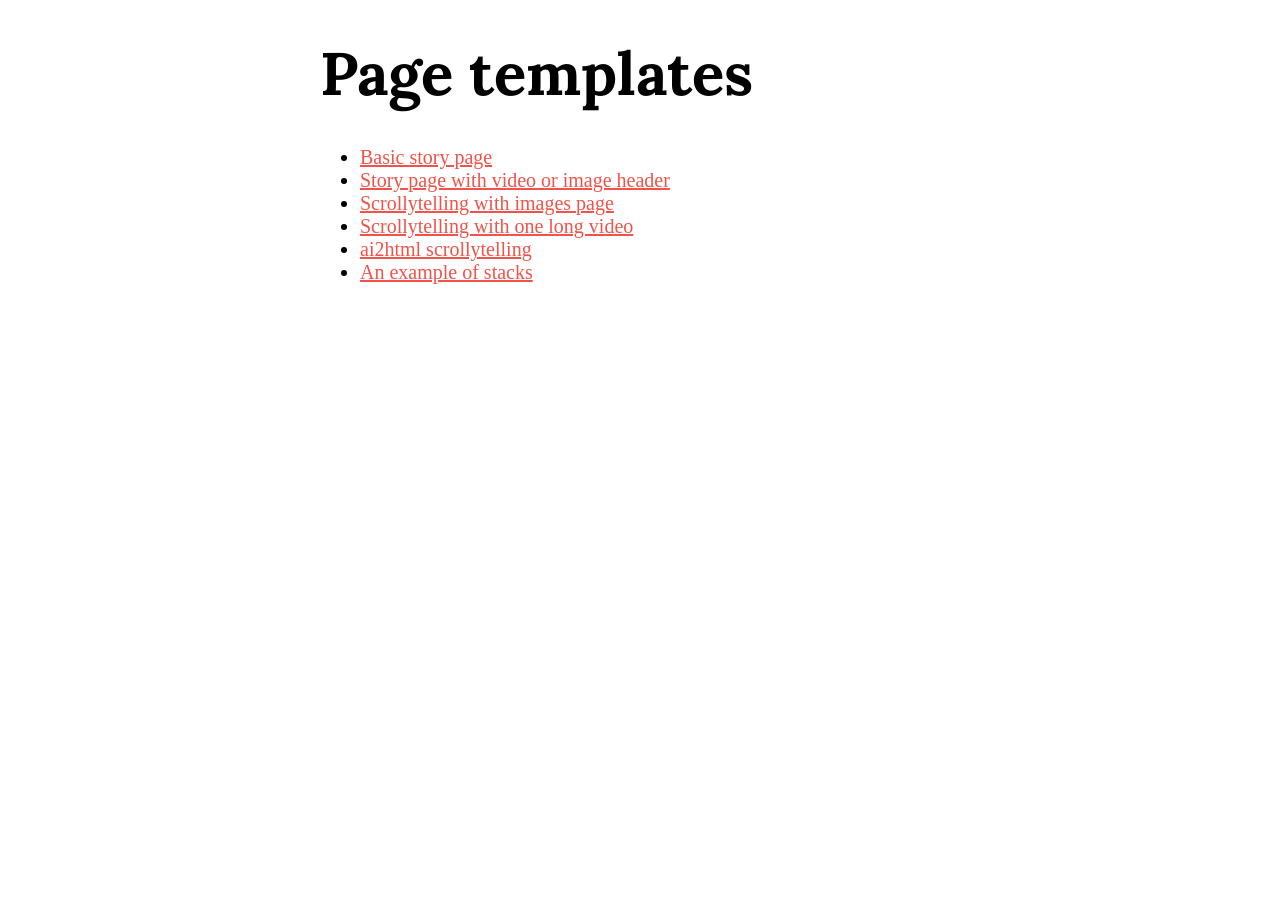
<file: project_01/page-templates-main/index.html>
<!DOCTYPE html>
<html>
  <head>
    <meta charset="utf-8">
    <meta name="viewport" content="width=device-width, initial-scale=1">
    <title>Page templates</title>
    
    <!-- Google fonts -->
    <link rel="preconnect" href="https://fonts.gstatic.com" crossorigin>
    <link rel="preconnect" href="https://fonts.googleapis.com">
    <link rel="preconnect" href="https://fonts.gstatic.com" crossorigin>
    <link href="https://fonts.googleapis.com/css2?family=Lora:ital,wght@0,400;0,700;1,400;1,700&display=swap" rel="stylesheet">
    <style>
        body {
            margin: 0;
            font-size: 20px;
            font-family: Georgia, 'Times New Roman', Times, serif;
            text-rendering: optimizeLegibility;
        }

        .content {
            max-width: 640px;
            margin: auto;
        }

        .header {
            padding: 3em 0;
        }

        a {
            color: #f05349;
        }

        .footer {
            background: #f4f4f4;
            text-align: center;
            font-size: 0.8em;
            margin-top: 4em;
            padding: 4em 0;
        }

        figure {
            margin: 0 0 1em 0;
        }

        figcaption {
            font-size: 0.8em;
            text-align: center;
            margin-top: 0.5em;
            color: #666;
        }

        h1 {
            font-family: 'Lora', Georgia, serif;
            font-weight: bold;
            font-size: 3em;
            line-height: 1.1;
        }

        .subhead {
            font-family: 'Lora', Georgia, serif;
        }

        img {
            max-width: 100%;
        }

        p {
            line-height: 1.6;
            margin: 0;
            padding-bottom: 1em;
        }

        /* margin on mobile */
        @media (max-width: 640px) {
            body {
                font-size: 18px;
            }
            .content {
                padding-left: 0.5em;
                padding-right: 0.5em;
            }
        }

    </style>
    </head>
  <body>
    <div class="content">
        <h1>Page templates</h1>
        <ul>
            <li><a href="basic/index.html">Basic story page</a></li>
            <li><a href="fancy-header/index.html">Story page with video or image header</a></li>
            <li><a href="scrolly-images/index.html">Scrollytelling with images page</a></li>
            <li><a href="scrolly-video/index.html">Scrollytelling with one long video</a></li>
            <li><a href="scrolly-ai2html/index.html">ai2html scrollytelling</a></li>
            <li><a href="stack/index.html">An example of stacks</a></li>
        </ul>
    </body>
</html>
</file>
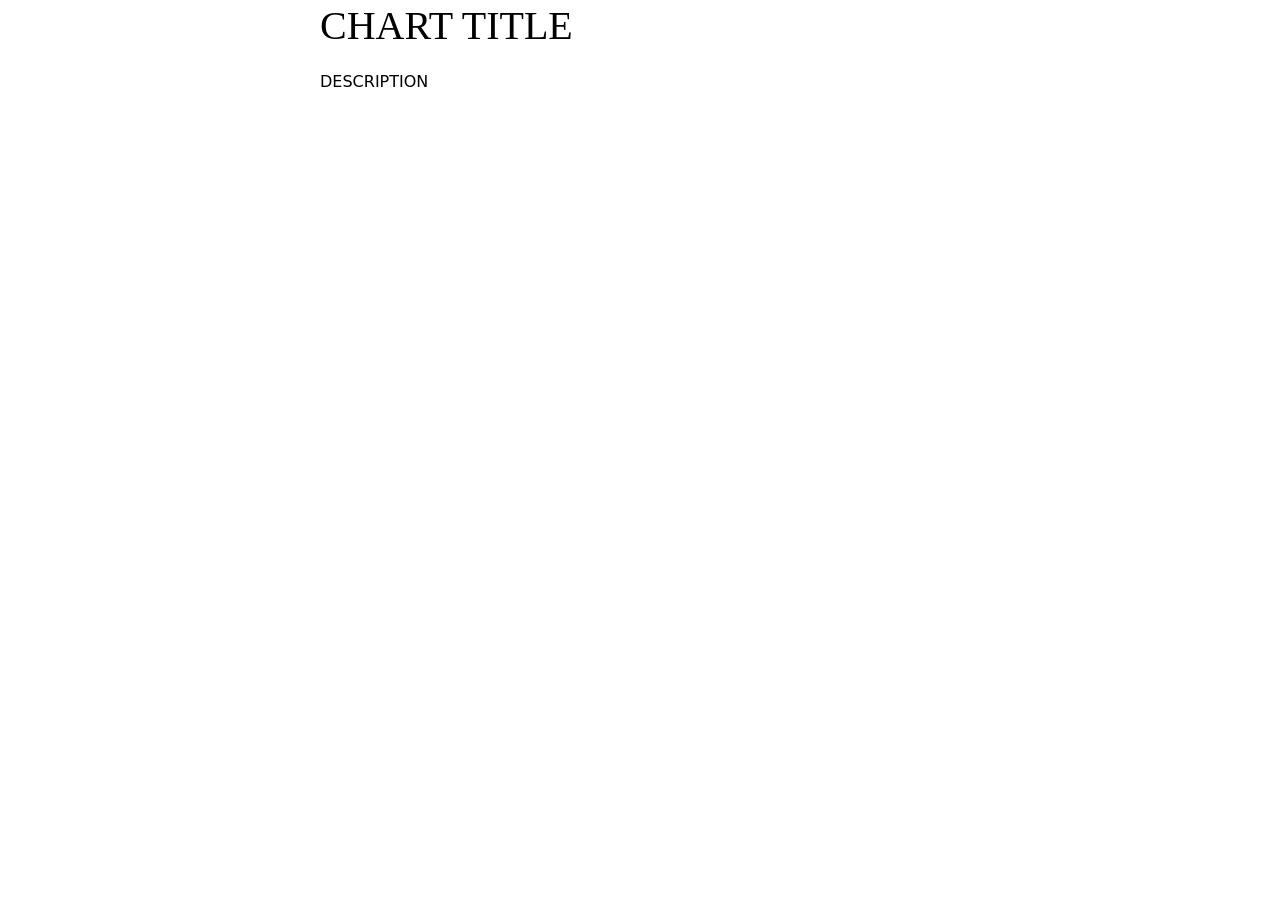
<file: Youyou's classes/lede-svg-with-d3-main 2/index.html>
<!doctype html>
<html>
  <head>

    <!-- some basic stuff  -->
    <meta charset="utf-8">
    <meta name="viewport" content="width=device-width, initial-scale=1">
    <title>SVG with D3</title>

    <!-- 
      add your stylesheet 
      base.css loads the templated css that should not be changed
      you can tweak your own css in custom.css and it will override base.css
      WARNING: the order of the stylesheets matters
    -->
    <link rel="stylesheet" href="base.css">
    <link rel="stylesheet" href="custom.css">

    <!-- Step 2: add your d3 script below -->

  </head>
  <body>
    <h1>CHART TITLE</h1>
    <p>DESCRIPTION</p>
    <div id="my-svg-chart"></div>

    <!-- your JS code that uses d3 to manipulate data -->
    <script>

      // Step 3. add data variables
      // Step 4. transform data into usable scales
      // Step 5. create an SVG container inside #my-svg-chart using d3.select().append()
      // Step 6. create SVG shapes binded with data, using d3.selectAll().data().join()
      // Step 7. tweak the attributes of the SVG shapes to position them at the right places
      // Step 8. color the SVG shapes using style attributes

    </script>

  </body>
</html>
</file>
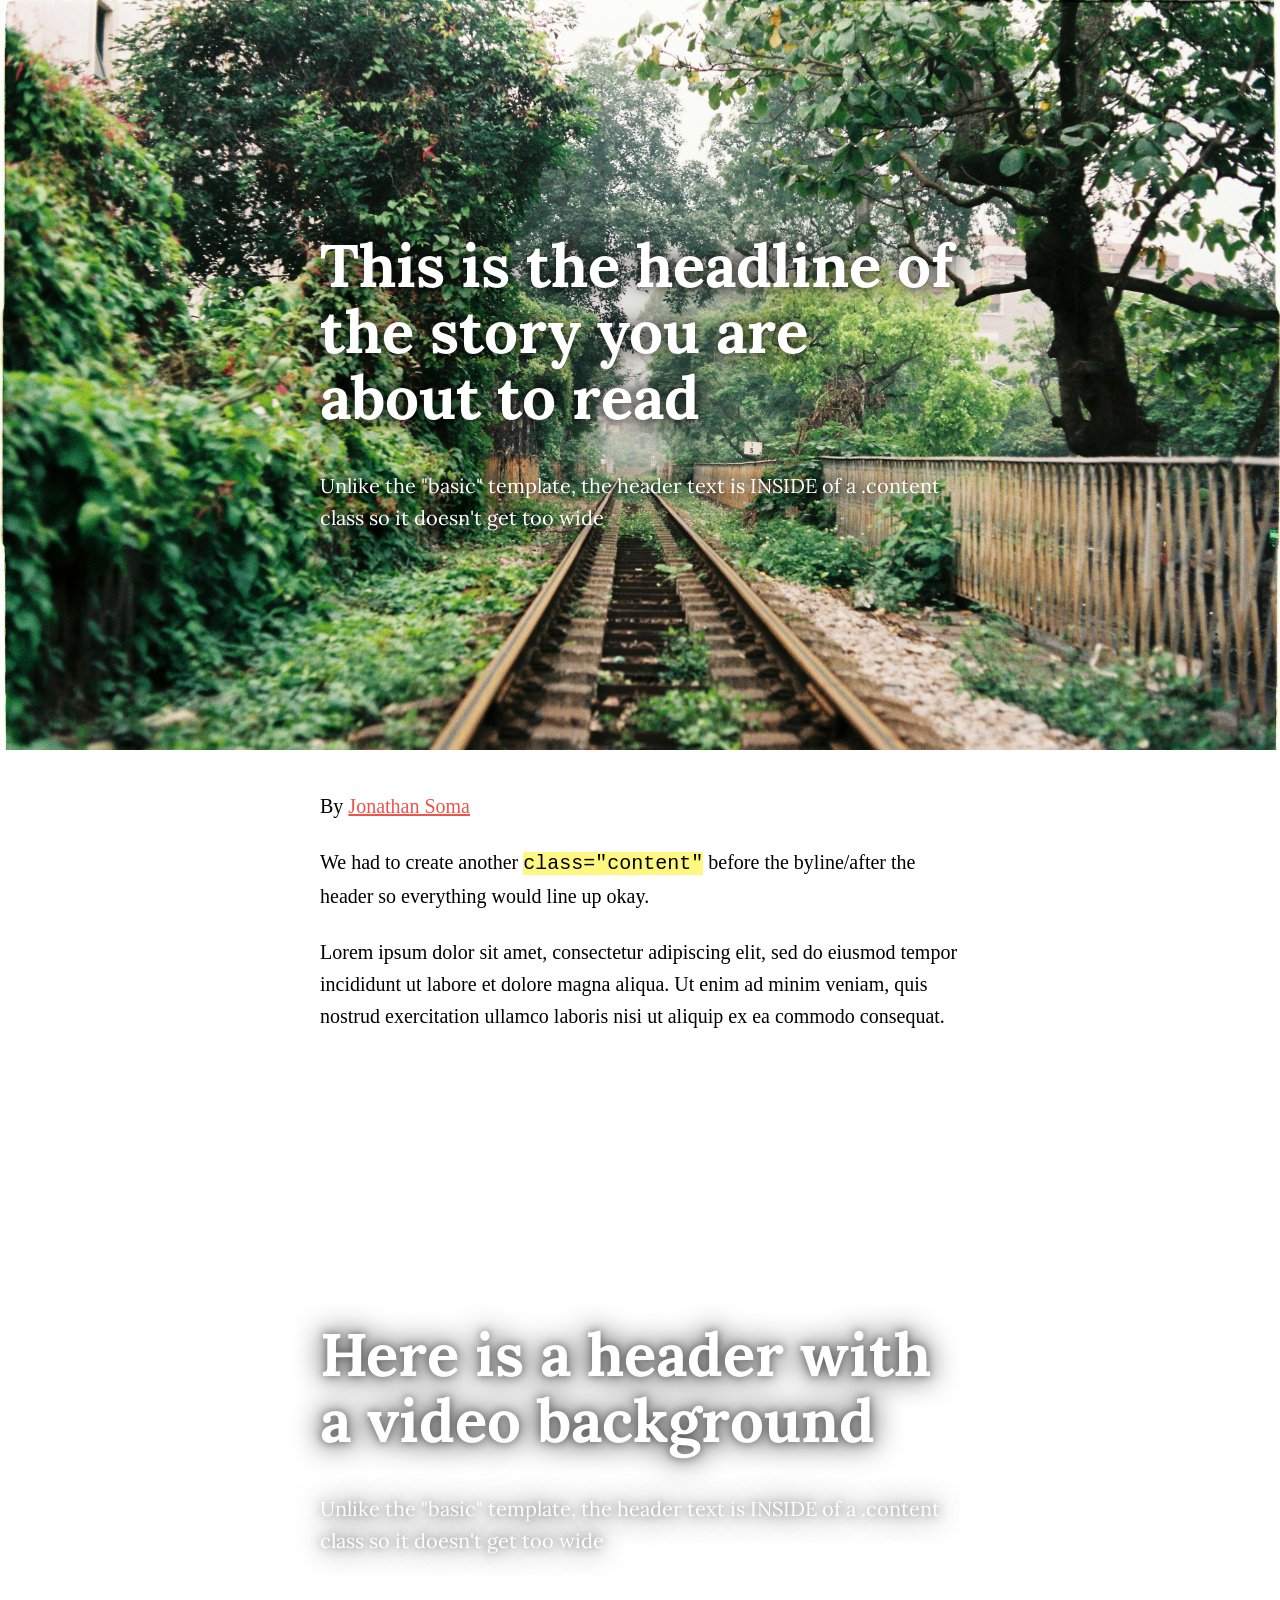
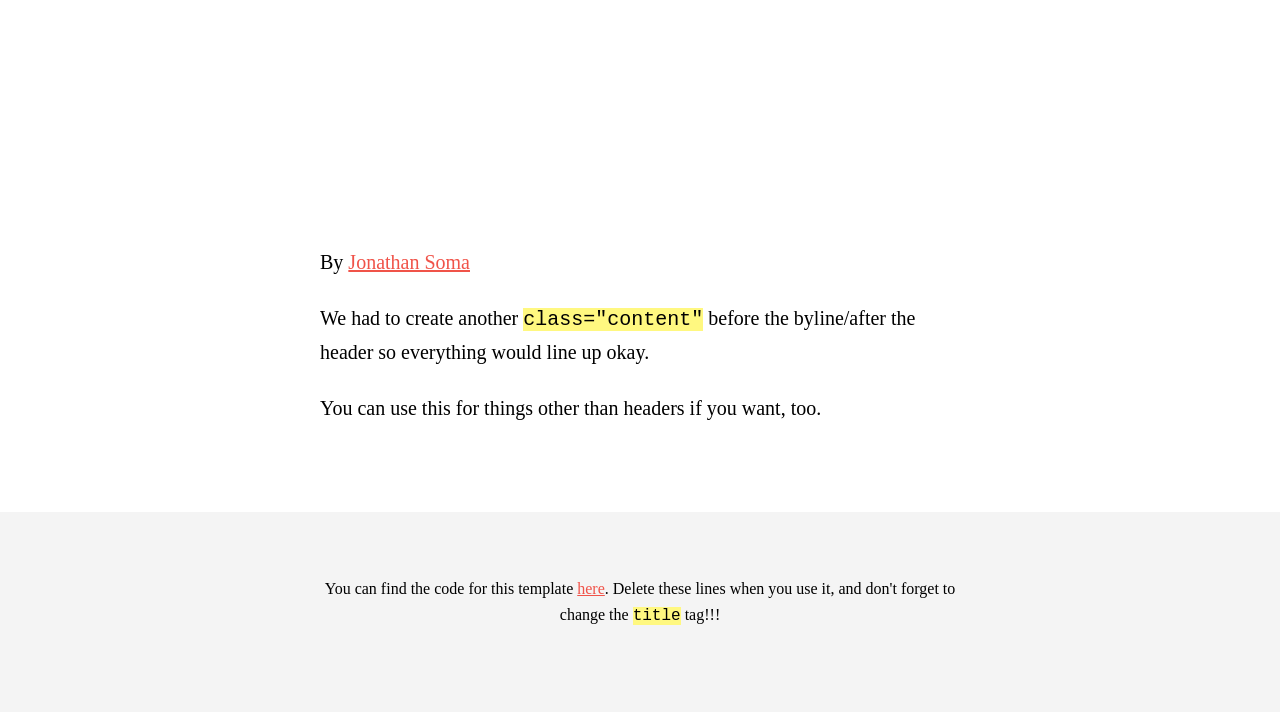
<file: project_01/page-templates-main/fancy-header/index.html>
<!DOCTYPE html>
<html>

<head>
    <meta charset="utf-8">
    <meta name="viewport" content="width=device-width, initial-scale=1">
    <title>Story template</title>

    <!-- Google fonts -->
    <link rel="preconnect" href="https://fonts.gstatic.com" crossorigin>
    <link rel="preconnect" href="https://fonts.googleapis.com">
    <link rel="preconnect" href="https://fonts.gstatic.com" crossorigin>
    <link href="https://fonts.googleapis.com/css2?family=Lora:ital,wght@0,400;0,700;1,400;1,700&display=swap"
        rel="stylesheet">
    <style>
        body {
            margin: 0;
            font-size: 20px;
            font-family: Georgia, 'Times New Roman', Times, serif;
            text-rendering: optimizeLegibility;
        }

        .content {
            max-width: 640px;
            margin: auto;
        }

        .header {
            padding: 3em 0;
        }

        a {
            color: #f05349;
        }

        .footer {
            background: #f4f4f4;
            text-align: center;
            font-size: 0.8em;
            margin-top: 4em;
            padding: 4em 0;
        }

        figure {
            margin: 0;
            padding-bottom: 1.2em;
        }

        figcaption {
            font-size: 0.8em;
            text-align: center;
            margin-top: 0.5em;
            color: #666;
        }

        h1 {
            font-family: 'Lora', Georgia, serif;
            font-weight: bold;
            font-size: 3em;
            line-height: 1.1;
        }

        .subhead {
            font-family: 'Lora', Georgia, serif;
        }

        .full-width figure {
            text-align: center;
        }

        iframe,
        img,
        video {
            max-width: 100%;
        }

        p {
            line-height: 1.6;
            margin: 0;
            padding-bottom: 1.2em;
        }

        ul {
            margin: 0;
            padding-bottom: 1em;
            line-height: 1.6;
        }

        iframe {
            padding-bottom: 1.2em;
        }

        code {
            font-family: 'Courier New', monospace;
            background: #fff880;
        }

        /* margin on mobile */
        @media (max-width: 640px) {
            body {
                font-size: 18px;
            }

            .content {
                padding-left: 0.5em;
                padding-right: 0.5em;
            }
        }
    </style>
    <style>
        .with-image-bg,
        .with-video-bg {
            position: relative;
            background-size: cover;
            margin-bottom: 2em;

            /* Center everything inside */
            min-height: 70svh;
            display: flex;
            justify-content: center;
            align-items: center;

            /* White text with a shadow */
            color: white;
            text-shadow: 0px 0px 30px black,
                0px 0px 10px rgba(0, 0, 0, 0.5);
        }

        .with-image-bg {
            background-image: url('bg-image.jpg');
        }

        .video-background {
            position: absolute;
            top: 0;
            width: 100%;
            height: 100%;
            z-index: -1;
        }

        .video-background video {
            object-fit: cover;
            width: 100%;
            height: 100%;
        }
    </style>
</head>

<body>
    <div class="header with-image-bg">
        <div class="content">
            <h1>This is the headline of the story you are about to read</h1>
            <p class="subhead">Unlike the "basic" template, the header text is INSIDE of a .content class so it doesn't
                get too
                wide</p>
        </div>
    </div>
    <div class="content">
        <div class="byline">
            <p>By <a href="https://jonathansoma.com">Jonathan Soma</a></p>
        </div>
        <p>We had to create another <code>class="content"</code> before the byline/after the header so everything would
            line up okay.</p>
        <p>Lorem ipsum dolor sit amet, consectetur adipiscing elit, sed do eiusmod tempor incididunt ut labore et dolore
            magna aliqua. Ut enim ad minim veniam, quis nostrud exercitation ullamco laboris nisi ut aliquip ex ea
            commodo consequat.</p>
    </div>

    <div class="header with-video-bg">
        <div class="video-background">
            <video src="bg-video.mp4" preload="auto" tabindex="0" playsinline autoplay loop muted></video>
        </div>
        <div class="content">
            <h1>Here is a header with a video background</h1>
            <p class="subhead">Unlike the "basic" template, the header text is INSIDE of a .content class so it doesn't
                get too
                wide</p>
        </div>
    </div>
    <div class="content">
        <div class="byline">
            <p>By <a href="https://jonathansoma.com">Jonathan Soma</a></p>
        </div>
        <p>We had to create another <code>class="content"</code> before the byline/after the header so everything would
            line up okay.</p>
        <p>You can use this for things other than headers if you want, too.</p>
    </div>
    <div class="footer">
        <div class="content">
            <p>You can find the code for this template <a href="https://github.com/jsoma/page-templates/">here</a>.
                Delete these lines
                when you use it, and don't forget to change the <code>title</code> tag!!!</p>
        </div>
    </div>

</body>

</html>
</file>
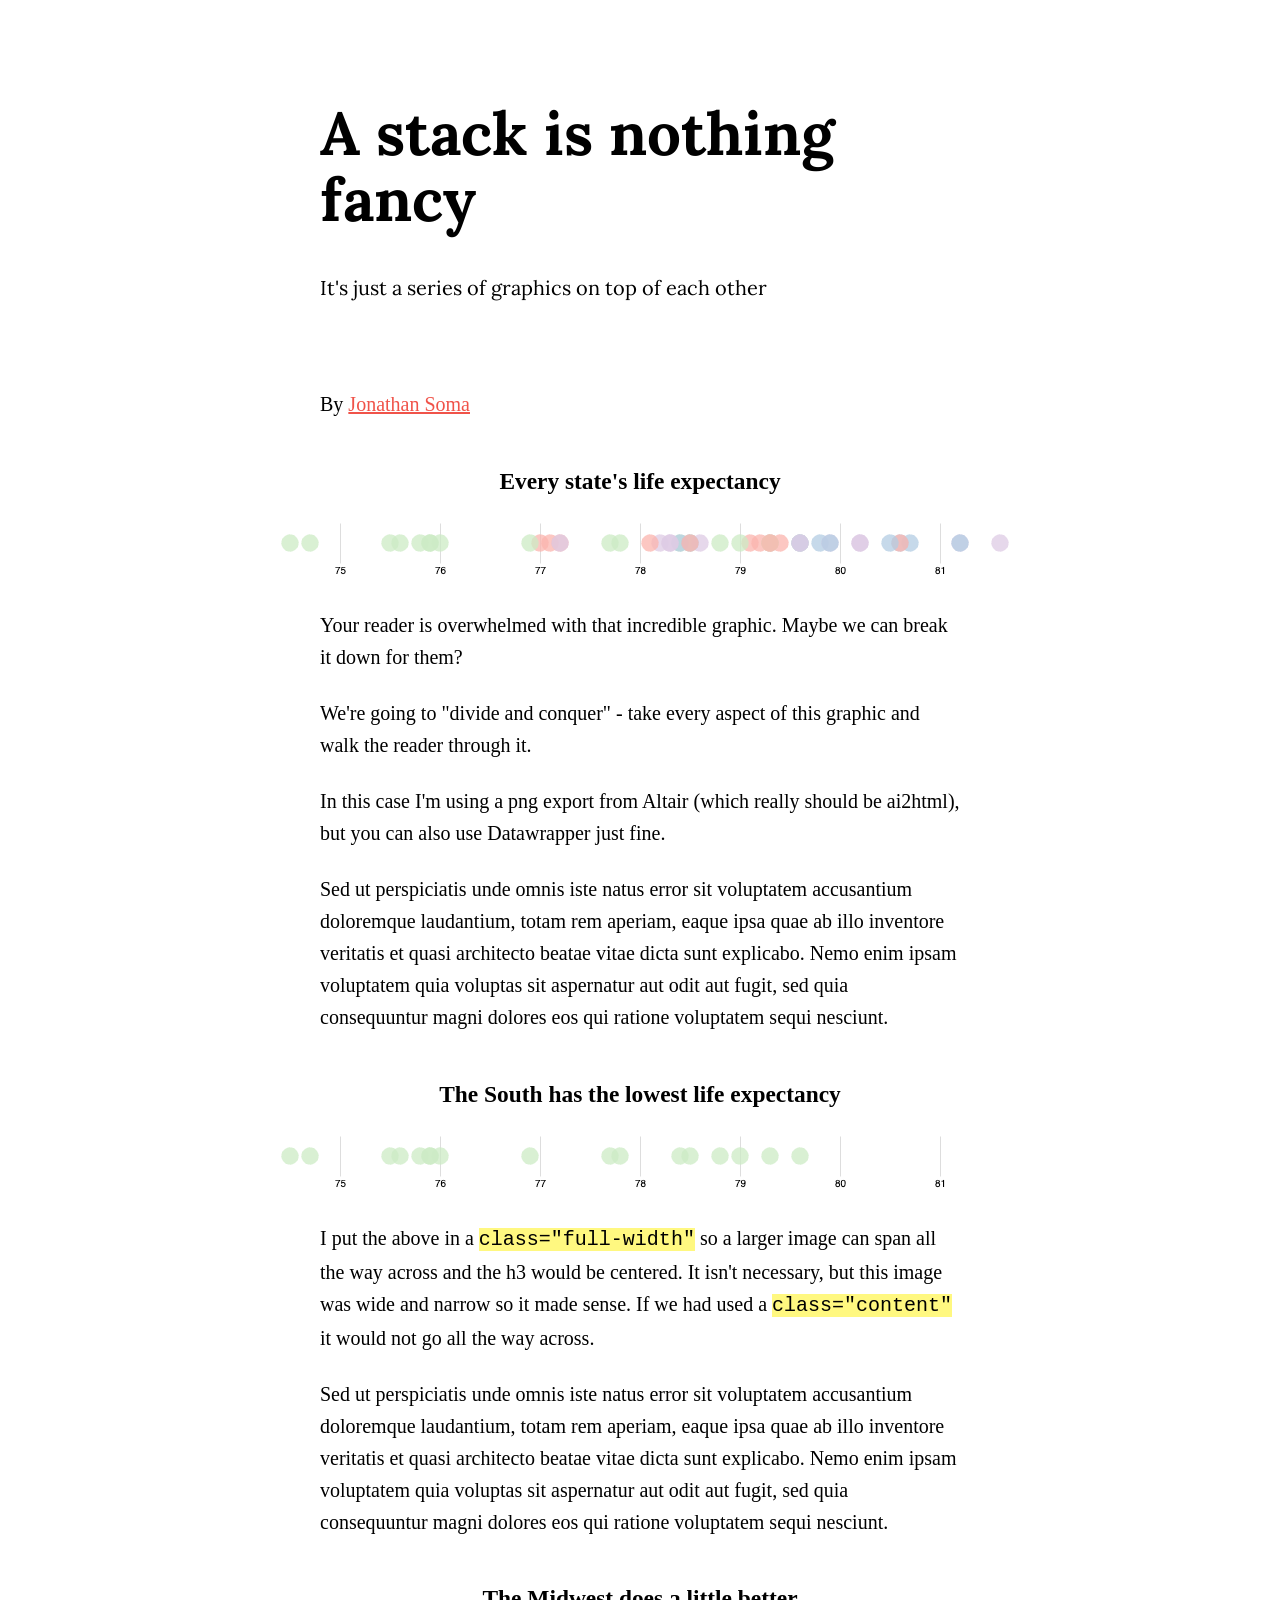
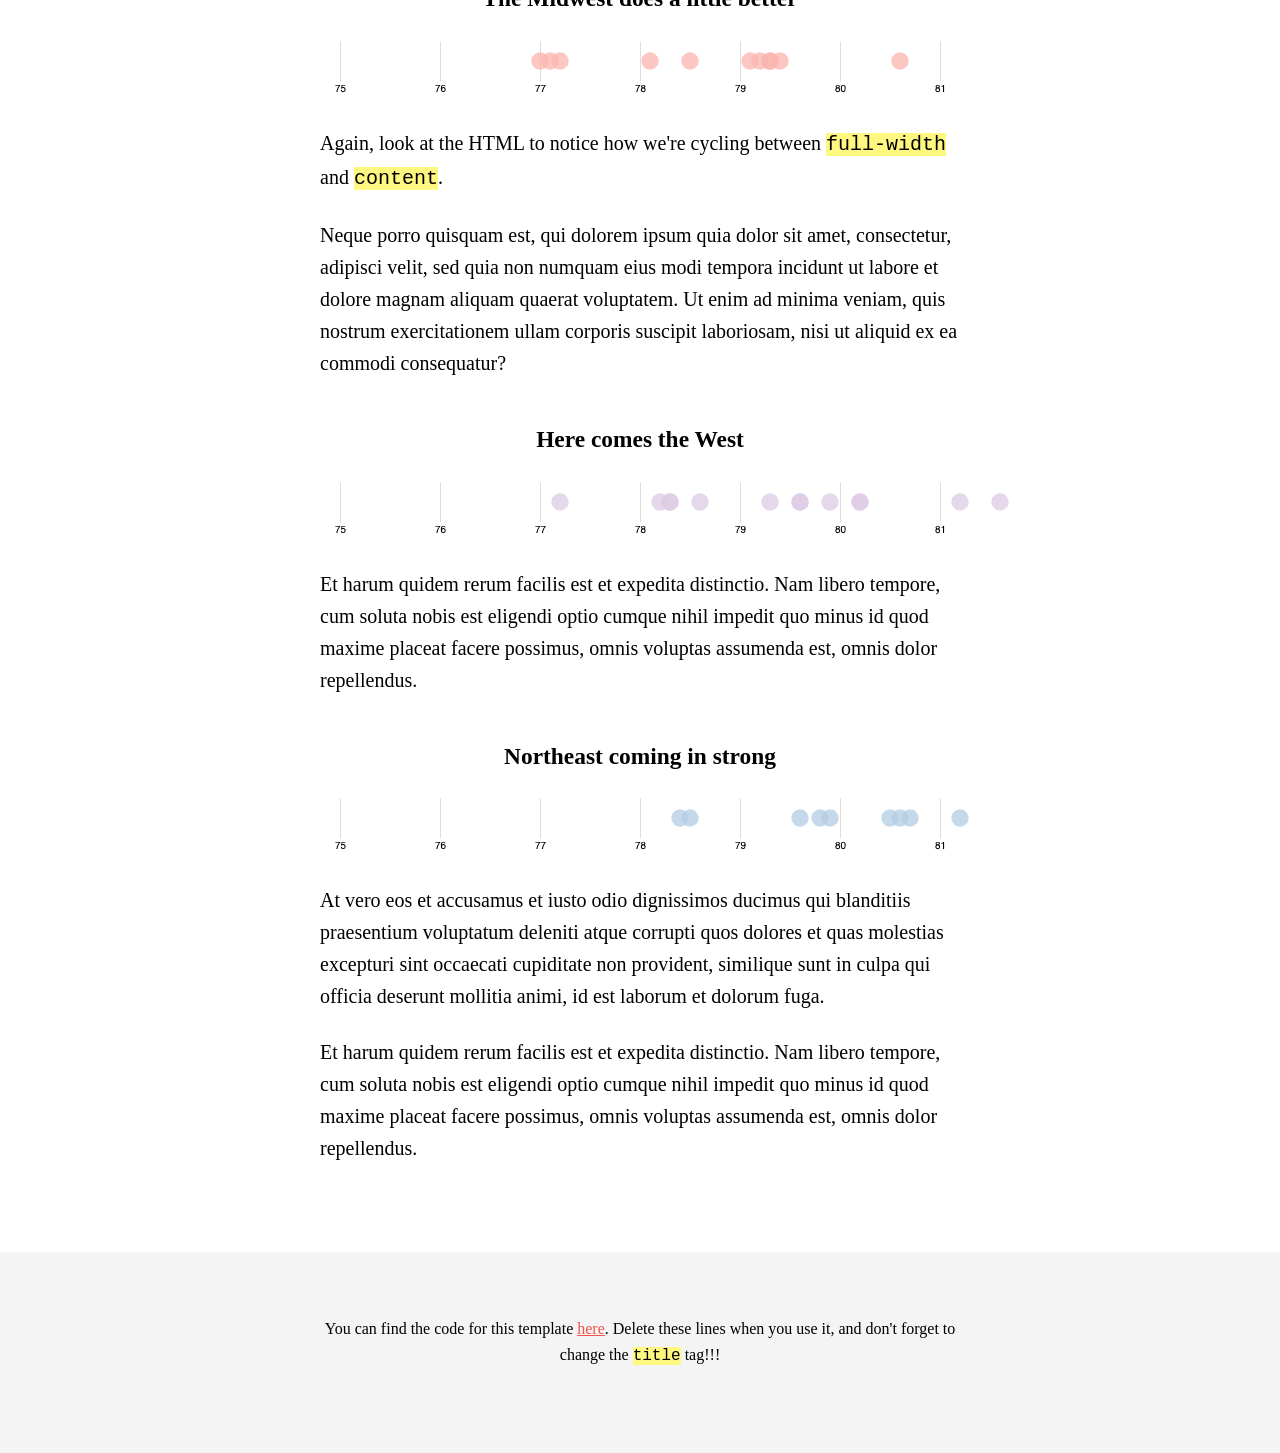
<file: project_01/page-templates-main/stack/index.html>
<!DOCTYPE html>
<html>

<head>
    <meta charset="utf-8">
    <meta name="viewport" content="width=device-width, initial-scale=1">
    <title>Story template</title>

    <!-- Google fonts -->
    <link rel="preconnect" href="https://fonts.gstatic.com" crossorigin>
    <link rel="preconnect" href="https://fonts.googleapis.com">
    <link rel="preconnect" href="https://fonts.gstatic.com" crossorigin>
    <link href="https://fonts.googleapis.com/css2?family=Lora:ital,wght@0,400;0,700;1,400;1,700&display=swap"
        rel="stylesheet">
    <style>
        body {
            margin: 0;
            font-size: 20px;
            font-family: Georgia, 'Times New Roman', Times, serif;
            text-rendering: optimizeLegibility;
        }

        .content {
            max-width: 640px;
            margin: auto;
        }

        .header {
            padding: 3em 0;
        }

        a {
            color: #f05349;
        }

        .footer {
            background: #f4f4f4;
            text-align: center;
            font-size: 0.8em;
            margin-top: 4em;
            padding: 4em 0;
        }

        figure {
            margin: 0;
            padding-bottom: 1.2em;
        }

        figcaption {
            font-size: 0.8em;
            text-align: center;
            margin-top: 0.5em;
            color: #666;
        }

        h1 {
            font-family: 'Lora', Georgia, serif;
            font-weight: bold;
            font-size: 3em;
            line-height: 1.1;
        }

        .subhead {
            font-family: 'Lora', Georgia, serif;
        }

        iframe,
        img,
        video {
            max-width: 100%;
        }

        p {
            line-height: 1.6;
            margin: 0;
            padding-bottom: 1.2em;
        }

        ul {
            margin: 0;
            padding-bottom: 1em;
            line-height: 1.6;
        }

        iframe {
            padding-bottom: 1.2em;
        }

        code {
            font-family: 'Courier New', monospace;
            background: #fff880;
        }

        .full-width figure {
            text-align: center;
        }

        /* margin on mobile */
        @media (max-width: 640px) {
            body {
                font-size: 18px;
            }

            .content {
                padding-left: 0.5em;
                padding-right: 0.5em;
            }
        }
    </style>
</head>

<body>
    <div class="content">
        <div class="header">
            <h1>A stack is nothing fancy</h1>
            <p class="subhead">It's just a series of graphics on top of each other</p>
        </div>
        <div class="byline">
            <p>By <a href="https://jonathansoma.com">Jonathan Soma</a></p>
        </div>
    </div>
    <div class="full-width">
        <figure>
            <h3>Every state's life expectancy</h3>
            <img src="all.png">
        </figure>
    </div>
    <div class="content">
        <p>Your reader is overwhelmed with that incredible graphic. Maybe we can break it down for them?</p>
        <p>We're going to "divide and conquer" - take every aspect of this graphic and walk the reader through it.</p>
        <p>In this case I'm using a png export from Altair (which really should be ai2html), but you can also use
            Datawrapper just fine.</p>
        <p>Sed ut perspiciatis unde omnis iste natus error sit voluptatem accusantium doloremque laudantium, totam rem
            aperiam, eaque ipsa quae ab illo inventore veritatis et quasi architecto beatae vitae dicta sunt explicabo.
            Nemo enim ipsam voluptatem quia voluptas sit aspernatur aut odit aut fugit, sed quia consequuntur magni
            dolores eos qui ratione voluptatem sequi nesciunt.</p>
    </div>

    <div class="full-width">
        <figure>
            <h3>The South has the lowest life expectancy</h3>
            <img alt="southern states life expectancy" src="south.png">
        </figure>
    </div>

    <div class="content">
        <p>I put the above in a <code>class="full-width"</code> so a larger image can span all the way across and the h3
            would be centered. It isn't necessary, but this image was wide and narrow so it made sense. If we had used a
            <code>class="content"</code> it would not go all the way across.</p>
        <p>Sed ut perspiciatis unde omnis iste natus error sit voluptatem accusantium doloremque laudantium, totam rem
            aperiam, eaque ipsa quae ab illo inventore veritatis et quasi architecto beatae vitae dicta sunt explicabo.
            Nemo enim ipsam voluptatem quia voluptas sit aspernatur aut odit aut fugit, sed quia consequuntur magni
            dolores eos qui ratione voluptatem sequi nesciunt.</p>
    </div>

    <div class="full-width">
        <figure>
            <h3>The Midwest does a little better</h3>
            <img alt="midwestern states life expectancy" src="midwest.png">
        </figure>
    </div>

    <div class="content">
        <p>Again, look at the HTML to notice how we're cycling between <code>full-width</code> and <code>content</code>.
        </p>
        <p>Neque porro quisquam est, qui dolorem ipsum quia dolor sit amet, consectetur, adipisci velit, sed quia non
            numquam eius modi tempora incidunt ut labore et dolore magnam aliquam quaerat voluptatem. Ut enim ad minima
            veniam, quis nostrum exercitationem ullam corporis suscipit laboriosam, nisi ut aliquid ex ea commodi
            consequatur?</p>
    </div>

    <div class="full-width">
        <figure>
            <h3>Here comes the West</h3>
            <img alt="western states life expectancy" src="west.png">
        </figure>
    </div>

    <div class="content">
        <p>Et harum quidem rerum facilis est et expedita distinctio. Nam libero tempore, cum soluta nobis est eligendi
            optio cumque nihil impedit quo minus id quod maxime placeat facere possimus, omnis voluptas assumenda est,
            omnis dolor repellendus.</p>
    </div>

    <div class="full-width">
        <figure>
            <h3>Northeast coming in strong</h3>
            <img alt="northeastern states life expectancy" src="northeast.png">
        </figure>
    </div>

    <div class="content">
        <p>At vero eos et accusamus et iusto odio dignissimos ducimus qui blanditiis praesentium voluptatum deleniti
            atque corrupti quos dolores et quas molestias excepturi sint occaecati cupiditate non provident, similique
            sunt in culpa qui officia deserunt mollitia animi, id est laborum et dolorum fuga.</p>
        <p>Et harum quidem rerum facilis est et expedita distinctio. Nam libero tempore, cum soluta nobis est eligendi
            optio cumque nihil impedit quo minus id quod maxime placeat facere possimus, omnis voluptas assumenda est,
            omnis dolor repellendus.</p>
    </div>

    <div class="footer">
        <div class="content">
            <p>You can find the code for this template <a href="https://github.com/jsoma/page-templates/">here</a>.
                Delete these lines
                when you use it, and don't forget to change the <code>title</code> tag!!!</p>
        </div>
    </div>
</body>

</html>
</file>
<file: Youyou's classes/lede-svg-with-d3-main 2/base.css>
html, body, div, span, applet, object, iframe,
h1, h2, h3, h4, h5, h6, p, blockquote, pre,
a, abbr, acronym, address, big, cite, code,
del, dfn, em, img, ins, kbd, q, s, samp,
small, strike, strong, sub, sup, tt, var,
b, u, i, center,
dl, dt, dd, ol, ul, li,
fieldset, form, label, legend,
table, caption, tbody, tfoot, thead, tr, th, td,
article, aside, canvas, details, embed, 
figure, figcaption, footer, header, hgroup, 
menu, nav, output, ruby, section, summary,
time, mark, audio, video {
	margin: 0;
	padding: 0;
	border: 0;
	font-size: 100%;
	font: inherit;
	vertical-align: baseline;
    position: relative;
}




/* HTML5 display-role reset for older browsers */
article, aside, details, figcaption, figure, 
footer, header, hgroup, menu, nav, section {
	display: block;
}
body {
    line-height: 1;
}

ol, ul {
	list-style: none;
}
blockquote, q {
	quotes: none;
}
blockquote:before, blockquote:after,
q:before, q:after {
	content: '';
	content: none;
}
table {
	border-collapse: collapse;
	border-spacing: 0;
}

/* above borrowed from: https://gist.github.com/NodiraIbrogimova/30ad4fb79eeb147635d17d8291d9aa6b */

p {
    max-width: 640px;
    margin: 0 auto;
    text-align: left;
    padding: 20px 0;
    line-height: 1.3;
    font-family: system-ui, -apple-system, BlinkMacSystemFont, 'Segoe UI', Roboto, Oxygen, Ubuntu, Cantarell, 'Open Sans', 'Helvetica Neue', sans-serif;
    font-size: 1em;
}

iframe,
h1, h2, h3, h4, h5, h6 {
    max-width: 640px;
    margin: 0 auto;
    line-height: 1.3;
    font-family: serif;
}

h1 {
    font-size:2.5em;
}

h2 {
    font-size:2em;
}

h3 {
    font-size:1.8em;
}

h4 {
    font-size:1.5em;
}

h5 {
    font-size:1.2em;
}
</file>
<file: Youyou's classes/lede-svg-with-d3-main 2/custom.css>
/* add your custom css here */

#my-svg-chart, svg {
    display: block;
    position: relative;
    margin: 0 auto;
}
#my-svg-chart g {
    pointer-events: all;
    cursor: pointer;

}

#my-svg-chart text {
    /* display: none; */
    font-family: sans-serif;    
}

#my-svg-chart .show text {
    display: block;
}
</file>
